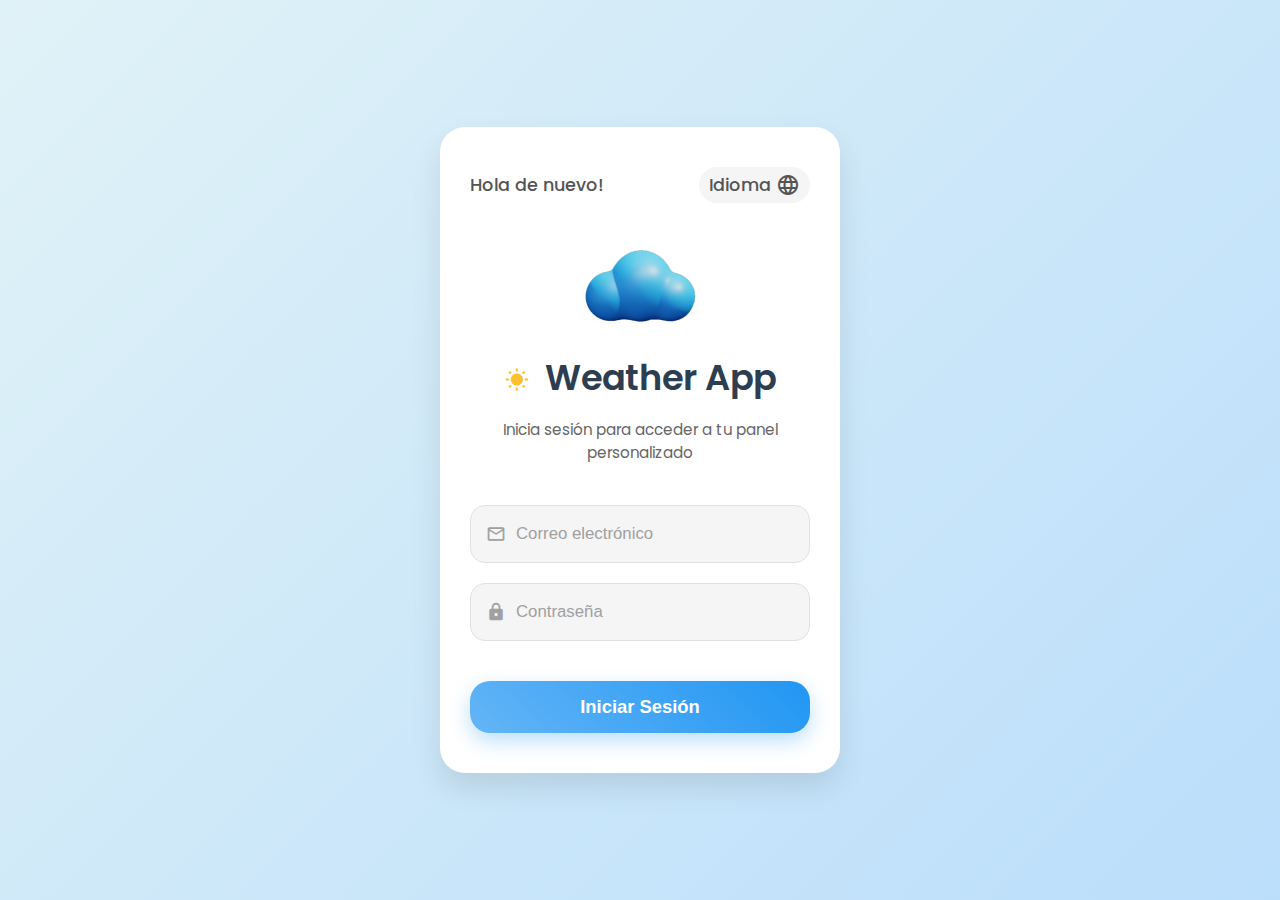
<file: index.html>
<!DOCTYPE html>
<html lang="es">
<head>
    <meta charset="UTF-8">
    <meta name="viewport" content="width=device-width, initial-scale=1.0">
    <title>Weather App - Inicio de Sesión</title>
    <link rel="stylesheet" href="style.css">
    <link href="https://fonts.googleapis.com/icon?family=Material+Icons" rel="stylesheet">
    <link href="https://fonts.googleapis.com/css2?family=Poppins:wght@300;400;600&display=swap" rel="stylesheet">
</head>
<body>
    <div class="container">
        <div class="header">
            <span class="greeting" id="greetingText">Hola de nuevo!</span>
            <div class="language-selector-wrapper">
                <div class="language-selector" id="languageSelector">
                    <span class="lang-text" id="langText">Idioma</span>
                    <span class="material-icons">language</span>
                </div>
                <div class="language-dropdown" id="languageDropdown">
                    <div class="lang-option" data-lang="en">English</div>
                    <div class="lang-option" data-lang="es">Español</div>
                </div>
            </div>
        </div>

        <div class="logo-section">
            <img src="icon_nube.png" alt="Icono de nube" class="cloud-image">
            <h1><span class="material-icons weather-icon">wb_sunny</span> Weather App</h1>
            <p id="taglineText">Inicia sesión para acceder a tu panel personalizado</p>
        </div>

        <div class="form-section">
            <div class="input-group">
                <span class="material-icons icon">mail_outline</span>
                <input type="email" placeholder="Correo electrónico" id="emailPlaceholder">
            </div>
            <div class="input-group">
                <span class="material-icons icon">lock</span>
                <input type="password" placeholder="Contraseña" id="passwordPlaceholder">
            </div>
            <button class="login-button" id="loginButton">Iniciar Sesión</button>
        </div>
    </div>

    <script src="script.js"></script>
</body>
</html>
</file>
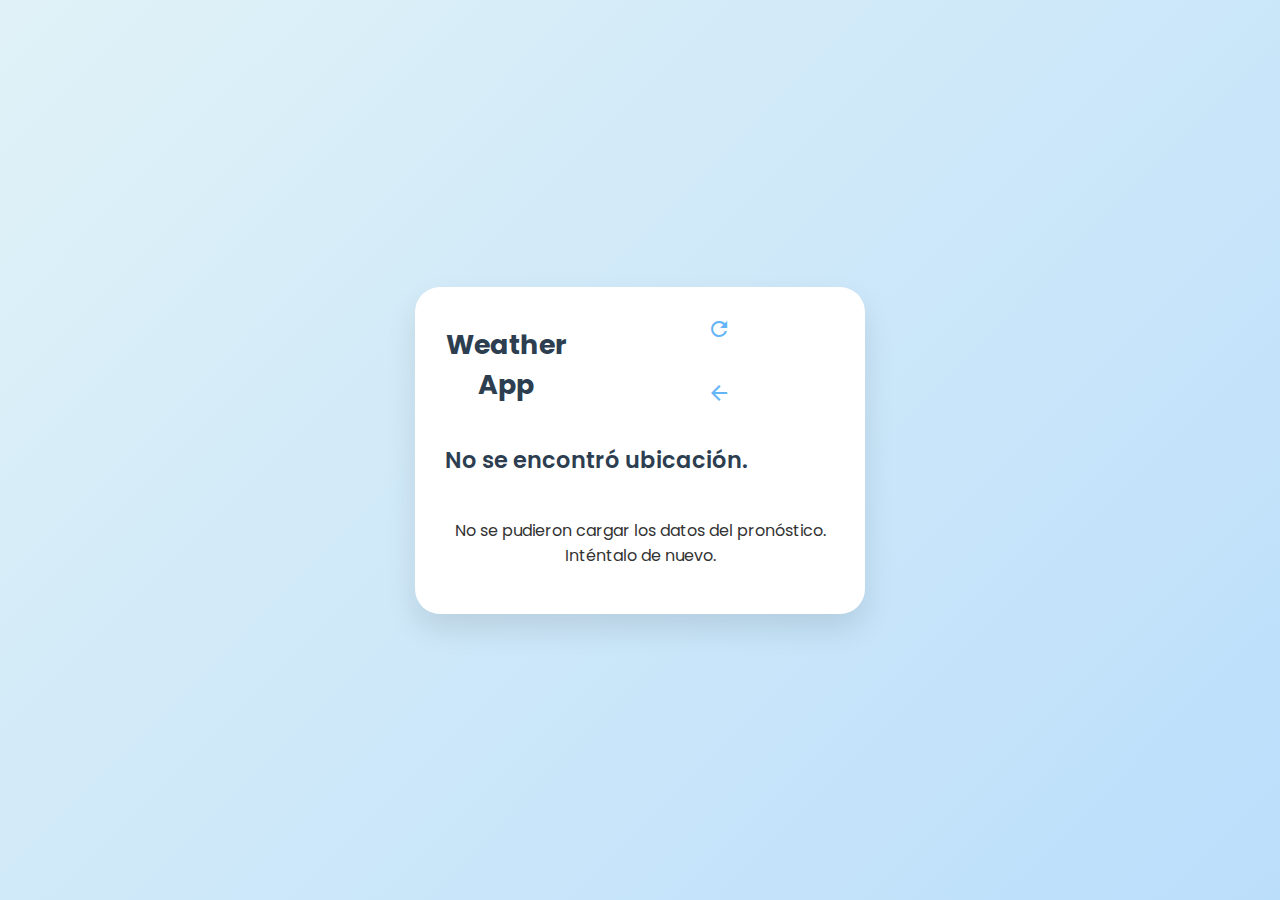
<file: forecast.html>
<!DOCTYPE html>
<html lang="es">
<head>
    <meta charset="UTF-8">
    <meta name="viewport" content="width=device-width, initial-scale=1.0">
    <title>Weather App - Pronóstico 5 Días</title>
    <link rel="stylesheet" href="style.css">
    <link href="https://fonts.googleapis.com/icon?family=Material+Icons" rel="stylesheet">
    <link href="https://fonts.googleapis.com/css2?family=Poppins:wght@300;400;600&display=swap" rel="stylesheet">
</head>
<body>
    <div class="weather-container">
        <div class="app-header">
            <span class="app-title">Weather App</span>
            <div class="header-icons">
                <span class="material-icons refresh-icon" id="refreshForecast">refresh</span>
                <span class="material-icons theme-toggle" id="themeToggleForecast">light_mode</span>
                <span class="material-icons back-arrow" id="backToWeather">arrow_back</span>
            </div>
        </div>

        <h2 class="section-title" id="forecastCityName">Cargando Ciudad...</h2>

        <div id="fiveDayForecastContent">
            </div>

    </div>
    <script src="forecast-script.js"></script>
</body>
</html>
</file>
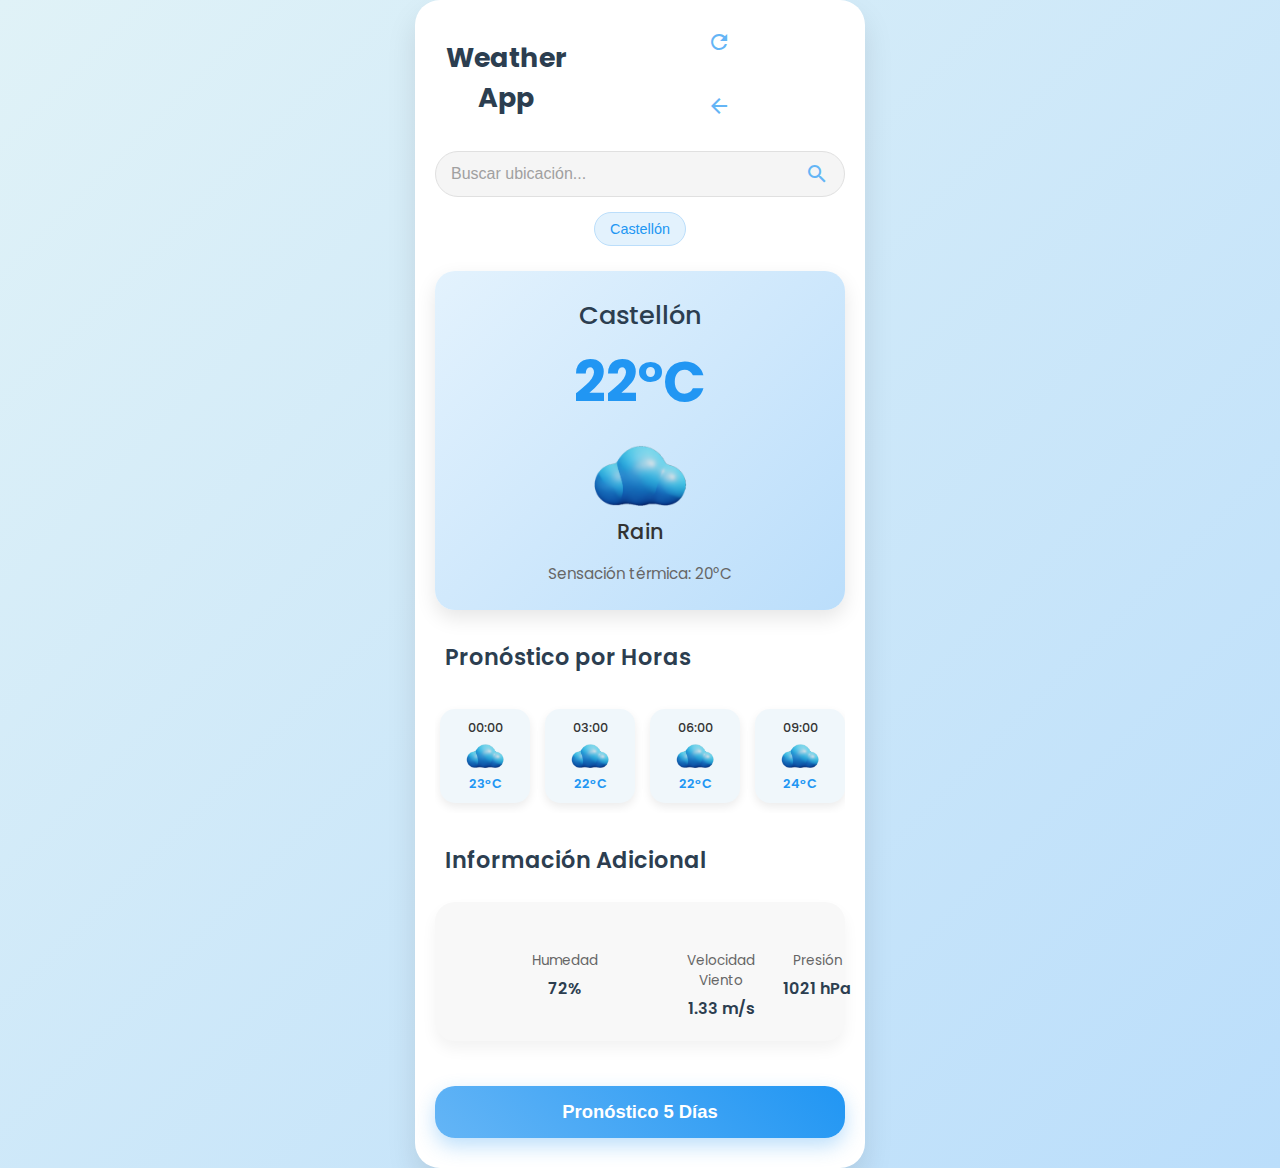
<file: weather.html>
<!DOCTYPE html>
<html lang="es">
<head>
    <meta charset="UTF-8">
    <meta name="viewport" content="width=device-width, initial-scale=1.0">
    <title>Weather App - Pronóstico</title>
    <link rel="stylesheet" href="style.css">
    <link href="https://fonts.googleapis.com/icon?family=Material+Icons" rel="stylesheet">
    <link href="https://fonts.googleapis.com/css2?family=Poppins:wght@300;400;600&display=swap" rel="stylesheet">
</head>
<body>
    <div class="weather-container">
        <div class="app-header">
            <span class="app-title">Weather App</span>
            <div class="header-icons">
                <span class="material-icons refresh-icon">refresh</span>
                <span class="material-icons theme-toggle" id="themeToggle">light_mode</span>
                <span class="material-icons back-arrow">arrow_back</span>
            </div>
        </div>

        <div class="search-section">
            <div class="search-input-group">
                <input type="text" id="citySearchInput" placeholder="Buscar ubicación...">
                <span class="material-icons search-icon" id="searchCityButton">search</span>
            </div>
            <div class="recent-cities-container" id="recentCitiesContainer">
            </div>
        </div>
        <div class="main-weather-card">
            <div class="location-temp">
                <span class="location-name">Castellón</span>
                <span class="current-temp">22°C</span>
            </div>
            <div class="weather-details">
                <img src="icon_nube.png" alt="Icono de clima" class="weather-icon-large">
                <span class="weather-description">Rain</span>
            </div>
            <div class="feels-like">
                Sensación térmica: 20°C
            </div>
        </div>

        <h2 class="section-title" id="hourlyForecastTitle">Pronóstico por Horas</h2>
        <div class="hourly-forecast-container">
            <div class="hourly-card">
                <span class="hourly-time">00:00</span>
                <img src="icon_nube.png" alt="Clima horario" class="hourly-icon">
                <span class="hourly-temp">23°C</span>
            </div>
            <div class="hourly-card">
                <span class="hourly-time">03:00</span>
                <img src="icon_nube.png" alt="Clima horario" class="hourly-icon">
                <span class="hourly-temp">22°C</span>
            </div>
            <div class="hourly-card">
                <span class="hourly-time">06:00</span>
                <img src="icon_nube.png" alt="Clima horario" class="hourly-icon">
                <span class="hourly-temp">22°C</span>
            </div>
            <div class="hourly-card">
                <span class="hourly-time">09:00</span>
                <img src="icon_nube.png" alt="Clima horario" class="hourly-icon">
                <span class="hourly-temp">24°C</span>
            </div>
            <div class="hourly-card">
                <span class="hourly-time">12:00</span>
                <img src="icon_nube.png" alt="Clima horario" class="hourly-icon">
                <span class="hourly-temp">25°C</span>
            </div>
        </div>

        <h2 class="section-title" id="additionalInfoTitle">Información Adicional</h2>
        <div class="additional-info-container">
            <div class="info-item">
                <span class="material-icons info-icon">water_drop</span>
                <span class="info-label">Humedad</span>
                <span class="info-value">72%</span>
            </div>
            <div class="info-item">
                <span class="material-icons info-icon">air</span>
                <span class="info-label">Velocidad Viento</span>
                <span class="info-value">1.33 m/s</span>
            </div>
            <div class="info-item">
                <span class="material-icons info-icon">speed</span>
                <span class="info-label">Presión</span>
                <span class="info-value">1021 hPa</span>
            </div>
        </div>

        <button class="login-button" id="fiveDayForecastButton">Pronóstico 5 Días</button>

    </div>
    <script src="weather-script.js"></script>
</body>
</html>
</file>
<file: style.css>
body {
    font-family: 'Poppins', sans-serif;
    margin: 0;
    padding: 0;
    display: flex;
    justify-content: center;
    align-items: center;
    min-height: 100vh;
    background: linear-gradient(135deg, #e0f2f7, #bbdefb);
    color: #333;
    overflow-x: hidden; /* Evita el scroll horizontal */
    transition: background-color 0.3s ease, color 0.3s ease; /* Suaviza la transición */

    /* Variables para el modo claro */
    --body-bg-gradient-start: #e0f2f7;
    --body-bg-gradient-end: #bbdefb;
    --text-color-primary: #333;
    --text-color-secondary: #555;
    --text-color-dark: #2c3e50;
    --text-color-light: #666;
    --card-bg-color: #ffffff;
    --card-shadow: rgba(0, 0, 0, 0.1);
    --header-icon-color: #64b5f6;
    --header-icon-hover-color: #2196f3;
    --input-group-bg: #f5f5f5;
    --input-group-border: #e0e0e0;
    --input-group-focus-border: #64b5f6;
    --input-group-focus-shadow: rgba(100, 181, 246, 0.2);
    --input-placeholder-color: #a0a0a0;
    --recent-city-button-bg: #e3f2fd;
    --recent-city-button-border: #bbdefb;
    --recent-city-button-text: #2196f3;
    --recent-city-button-hover-bg: #bbdefb;
    --recent-city-button-hover-text: #1976d2;
    --main-weather-card-bg-gradient-start: #e3f2fd;
    --main-weather-card-bg-gradient-end: #bbdefb;
    --hourly-card-bg: #f0f7fb;
    --hourly-card-shadow: rgba(0, 0, 0, 0.08);
    --hourly-temp-color: #2196f3;
    --additional-info-bg: #f8f8f8;
    --additional-info-shadow: rgba(0, 0, 0, 0.05);
    --scrollbar-track-color: #f0f7fb;
    --scrollbar-thumb-color: #bbdefb;
    --scrollbar-thumb-border-color: #f0f7fb;
    --scrollbar-thumb-hover-color: #90caf9;
}

/* Modo Oscuro */
body.dark-mode {
    background: linear-gradient(135deg, #2c3e50, #1a2b3c);
    color: #e0e0e0; /* Color de texto general en modo oscuro */

    --body-bg-gradient-start: #2c3e50;
    --body-bg-gradient-end: #1a2b3c;
    --text-color-primary: #e0e0e0;
    --text-color-secondary: #bbbbbb;
    --text-color-dark: #f0f0f0;
    --text-color-light: #aaaaaa;
    --card-bg-color: #2f4f6c;
    --card-shadow: rgba(0, 0, 0, 0.3);
    --header-icon-color: #90caf9;
    --header-icon-hover-color: #64b5f6;
    --input-group-bg: #3d5a73;
    --input-group-border: #4a6c84;
    --input-group-focus-border: #90caf9;
    --input-group-focus-shadow: rgba(144, 202, 249, 0.3);
    --input-placeholder-color: #bbbbbb;
    --recent-city-button-bg: #4a6c84;
    --recent-city-button-border: #6fa0bc;
    --recent-city-button-text: #e0f2f7;
    --recent-city-button-hover-bg: #6fa0bc;
    --recent-city-button-hover-text: #ffffff;
    --main-weather-card-bg-gradient-start: #3d5a73;
    --main-weather-card-bg-gradient-end: #4a6c84;
    --hourly-card-bg: #3d5a73;
    --hourly-card-shadow: rgba(0, 0, 0, 0.2);
    --hourly-temp-color: #90caf9;
    --additional-info-bg: #3d5a73;
    --additional-info-shadow: rgba(0, 0, 0, 0.2);
    --scrollbar-track-color: #3d5a73;
    --scrollbar-thumb-color: #6fa0bc;
    --scrollbar-thumb-border-color: #3d5a73;
    --scrollbar-thumb-hover-color: #90caf9;
}


/* Estilos para el contenedor de la primera pantalla (login) */
.container {
    background-color: var(--card-bg-color);
    border-radius: 25px;
    box-shadow: 0 15px 30px var(--card-shadow);
    padding: 40px 30px;
    width: 90%;
    max-width: 400px;
    text-align: center;
    box-sizing: border-box;
    position: relative;
    overflow: hidden;
    transition: background-color 0.3s ease, box-shadow 0.3s ease; /* Suaviza la transición */
}

.header {
    display: flex;
    justify-content: space-between;
    align-items: center;
    margin-bottom: 40px;
    color: var(--text-color-secondary);
    font-size: 1.1em;
    font-weight: 500;
    position: relative;
    transition: color 0.3s ease;
}

.language-selector-wrapper {
    position: relative;
    display: inline-block;
}

.language-selector {
    display: flex;
    align-items: center;
    cursor: pointer;
    padding: 5px 10px;
    border-radius: 20px;
    background-color: var(--input-group-bg);
    transition: background-color 0.3s ease;
    user-select: none;
}

.language-selector:hover {
    background-color: var(--input-group-border);
}

.lang-text {
    margin-right: 5px;
}

.language-dropdown {
    position: absolute;
    top: 100%;
    right: 0;
    background-color: var(--card-bg-color);
    border-radius: 10px;
    box-shadow: 0 5px 15px var(--card-shadow);
    min-width: 150px;
    z-index: 10;
    opacity: 0;
    visibility: hidden;
    transform: translateY(10px);
    transition: opacity 0.3s ease, transform 0.3s ease, visibility 0.3s ease, background-color 0.3s ease, box-shadow 0.3s ease;
}

.language-dropdown.show {
    opacity: 1;
    visibility: visible;
    transform: translateY(0);
}

.lang-option {
    padding: 10px 15px;
    cursor: pointer;
    text-align: left;
    color: var(--text-color-primary);
    font-size: 0.95em;
    transition: background-color 0.2s ease, color 0.3s ease;
}

.lang-option:first-child {
    border-top-left-radius: 10px;
    border-top-right-radius: 10px;
}

.lang-option:last-child {
    border-bottom-left-radius: 10px;
    border-bottom-right-radius: 10px;
}

.lang-option:hover {
    background-color: var(--recent-city-button-bg);
    color: var(--recent-city-button-text);
}

.logo-section {
    margin-bottom: 40px;
}

.cloud-image {
    width: 120px;
    height: auto;
    margin: 0 auto 20px;
    display: block;
}

.weather-icon {
    font-size: 1.2em;
    vertical-align: middle;
    margin-right: 8px;
    color: #fbc02d; /* Este color podría mantenerse constante o cambiarse si se desea un icono solar diferente en modo oscuro */
}

.logo-section h1 {
    font-size: 2.2em;
    margin-bottom: 10px;
    color: var(--text-color-dark);
    font-weight: 600;
    transition: color 0.3s ease;
}

.logo-section p {
    color: var(--text-color-light);
    font-size: 0.95em;
    line-height: 1.5;
    transition: color 0.3s ease;
}

.input-group {
    display: flex;
    align-items: center;
    background-color: var(--input-group-bg);
    border-radius: 15px;
    margin-bottom: 20px;
    padding: 10px 15px;
    border: 1px solid var(--input-group-border);
    transition: all 0.3s ease;
}

.input-group:focus-within {
    border-color: var(--input-group-focus-border);
    box-shadow: 0 0 0 3px var(--input-group-focus-shadow);
    background-color: var(--card-bg-color); /* Fondo blanco en focus para ambos modos */
}

.input-group .icon {
    color: var(--input-placeholder-color);
    margin-right: 10px;
    font-size: 20px;
    transition: color 0.3s ease;
}

.input-group input {
    border: none;
    outline: none;
    background: transparent;
    flex-grow: 1;
    padding: 8px 0;
    font-size: 1.05em;
    color: var(--text-color-primary);
    transition: color 0.3s ease;
}

.input-group input::placeholder {
    color: var(--input-placeholder-color);
    transition: color 0.3s ease;
}

.login-button {
    background: linear-gradient(45deg, #64b5f6, #2196f3);
    color: white;
    border: none;
    border-radius: 20px;
    padding: 15px 30px;
    font-size: 1.15em;
    font-weight: 600;
    cursor: pointer;
    width: 100%;
    margin-top: 20px;
    box-shadow: 0 8px 20px rgba(33, 150, 243, 0.3);
    transition: all 0.3s ease;
}

.login-button:hover {
    background: linear-gradient(45deg, #2196f3, #1976d2);
    box-shadow: 0 10px 25px rgba(33, 150, 243, 0.4);
    transform: translateY(-2px);
}

.login-button:active {
    transform: translateY(0);
    box-shadow: 0 5px 15px rgba(33, 150, 243, 0.3);
}

/* ----------------------------------------------------- */
/* ESTILOS PARA LA SEGUNDA INTERFAZ (weather.html) */
/* ----------------------------------------------------- */

.weather-container {
    background-color: var(--card-bg-color);
    border-radius: 25px;
    box-shadow: 0 15px 30px var(--card-shadow);
    padding: 30px 20px;
    width: 90%;
    max-width: 450px;
    text-align: center;
    box-sizing: border-box;
    display: flex;
    flex-direction: column;
    gap: 25px;
    transition: background-color 0.3s ease, box-shadow 0.3s ease;
}

.app-header {
    display: flex;
    justify-content: space-between;
    align-items: center;
    color: var(--text-color-secondary);
    font-size: 1.2em;
    font-weight: 600;
    transition: color 0.3s ease;
}

.app-title {
    color: var(--text-color-dark);
    font-size: 1.4em;
    font-weight: 700;
    transition: color 0.3s ease;
}

.header-icons span {
    font-size: 24px;
    color: var(--header-icon-color);
    margin-left: 15px;
    cursor: pointer;
    transition: color 0.3s ease;
}

.header-icons span:hover {
    color: var(--header-icon-hover-color);
}

/* Estilos para la nueva sección de búsqueda */
.search-section {
    width: 100%;
    display: flex;
    flex-direction: column;
    align-items: center;
    gap: 15px;
}

.search-input-group {
    display: flex;
    align-items: center;
    background-color: var(--input-group-bg);
    border-radius: 25px; /* Bordes más redondeados para la barra de búsqueda */
    padding: 8px 15px;
    border: 1px solid var(--input-group-border);
    width: 100%;
    box-sizing: border-box;
    transition: all 0.3s ease;
}

.search-input-group:focus-within {
    border-color: var(--input-group-focus-border);
    box-shadow: 0 0 0 3px var(--input-group-focus-shadow);
    background-color: var(--card-bg-color); /* Fondo blanco en focus para ambos modos */
}

#citySearchInput {
    border: none;
    outline: none;
    background: transparent;
    flex-grow: 1;
    padding: 5px 0;
    font-size: 1em;
    color: var(--text-color-primary);
    transition: color 0.3s ease;
}

#citySearchInput::placeholder {
    color: var(--input-placeholder-color);
    transition: color 0.3s ease;
}

.search-icon {
    color: var(--header-icon-color);
    cursor: pointer;
    font-size: 24px;
    margin-left: 10px;
    transition: color 0.3s ease;
}

.search-icon:hover {
    color: var(--header-icon-hover-color);
}

.recent-cities-container {
    display: flex;
    gap: 10px;
    justify-content: center;
    flex-wrap: wrap; /* Permite que los botones salten de línea */
}

.recent-city-button {
    background-color: var(--recent-city-button-bg);
    color: var(--recent-city-button-text);
    border: 1px solid var(--recent-city-button-border);
    border-radius: 20px;
    padding: 8px 15px;
    font-size: 0.9em;
    cursor: pointer;
    transition: all 0.3s ease;
    white-space: nowrap; /* Evita que el texto del botón se rompa */
}

.recent-city-button:hover {
    background-color: var(--recent-city-button-hover-bg);
    color: var(--recent-city-button-hover-text);
    box-shadow: 0 2px 5px rgba(33, 150, 243, 0.2);
}


.main-weather-card {
    background: linear-gradient(135deg, var(--main-weather-card-bg-gradient-start), var(--main-weather-card-bg-gradient-end));
    border-radius: 20px;
    padding: 25px;
    box-shadow: 0 8px 20px var(--card-shadow);
    display: flex;
    flex-direction: column;
    align-items: center;
    gap: 15px;
    transition: background 0.3s ease, box-shadow 0.3s ease;
}

.location-temp {
    display: flex;
    flex-direction: column;
    align-items: center;
    gap: 5px;
}

.location-name {
    font-size: 1.6em;
    font-weight: 500;
    color: var(--text-color-dark);
    transition: color 0.3s ease;
}

.current-temp {
    font-size: 3.5em;
    font-weight: 700;
    color: var(--header-icon-hover-color); /* Usar un color que contraste bien */
    transition: color 0.3s ease;
}

.weather-details {
    display: flex;
    flex-direction: column;
    align-items: center;
}

.weather-icon-large {
    width: 100px;
    height: auto;
    margin-bottom: 5px;
}

.weather-description {
    font-size: 1.3em;
    font-weight: 500;
    color: var(--text-color-primary);
    text-transform: capitalize;
    transition: color 0.3s ease;
}

.feels-like {
    font-size: 0.95em;
    color: var(--text-color-light);
    transition: color 0.3s ease;
}

.section-title {
    font-size: 1.4em;
    font-weight: 600;
    color: var(--text-color-dark);
    text-align: left;
    width: 100%;
    margin-bottom: 0;
    margin-top: 5px;
    padding-left: 10px;
    box-sizing: border-box;
    transition: color 0.3s ease;
}

.hourly-forecast-container {
    display: flex;
    overflow-x: auto;
    gap: 15px;
    padding: 10px 5px;
    -webkit-overflow-scrolling: touch;
    /* Comentar estas líneas para que la barra sea visible, o eliminarlas */
    /* scrollbar-width: none; */
    /* -ms-overflow-style: none; */
}

/* Estilos personalizados para la barra de desplazamiento en navegadores WebKit (Chrome, Safari, Edge) */
.hourly-forecast-container::-webkit-scrollbar {
    height: 8px; /* Altura de la barra de desplazamiento horizontal */
    background-color: var(--scrollbar-track-color); /* Color del fondo de la barra, similar al de las tarjetas o contenedor */
    border-radius: 10px; /* Bordes redondeados para la barra */
    transition: background-color 0.3s ease;
}

.hourly-forecast-container::-webkit-scrollbar-thumb {
    background-color: var(--scrollbar-thumb-color); /* Color del "pulgar" (la parte arrastrable) */
    border-radius: 10px; /* Bordes redondeados para el pulgar */
    border: 2px solid var(--scrollbar-thumb-border-color); /* Pequeño borde para que no se pegue al borde de la pista */
    transition: background-color 0.3s ease, border-color 0.3s ease;
}

.hourly-forecast-container::-webkit-scrollbar-thumb:hover {
    background-color: var(--scrollbar-thumb-hover-color); /* Color al pasar el ratón por encima del pulgar */
}

/* Opcional: Estilos para Firefox (si deseas una personalización más allá del 'auto') */
/* Nota: Firefox no soporta la personalización tan avanzada como WebKit,
   'scrollbar-color' permite cambiar el color del pulgar y la pista. */
.hourly-forecast-container {
    scrollbar-color: var(--scrollbar-thumb-color) var(--scrollbar-track-color); /* color-pulgar color-pista para Firefox */
    scrollbar-width: thin; /* 'auto', 'thin', o 'none' para Firefox */
    transition: scrollbar-color 0.3s ease;
}


.hourly-card {
    flex: 0 0 80px; /* Reducir el ancho fijo de cada tarjeta, por ejemplo, a 80px */
    background-color: var(--hourly-card-bg);
    border-radius: 15px;
    padding: 10px 5px; /* Reducir el padding para que el contenido tenga menos espacio */
    box-shadow: 0 4px 10px var(--hourly-card-shadow);
    display: flex;
    flex-direction: column;
    align-items: center;
    gap: 5px; /* Reducir el espacio entre elementos dentro de la tarjeta */
    color: var(--text-color-primary);
    font-size: 0.8em; /* Reducir el tamaño de la fuente para que quepa mejor */
    font-weight: 500;
    transition: background-color 0.3s ease, box-shadow 0.3s ease, color 0.3s ease;
}

.hourly-icon {
    width: 40px; /* Reducir el tamaño del icono, por ejemplo, a 40px */
    height: auto;
}

.hourly-temp {
    font-size: 1em; /* Ajustar el tamaño de la fuente de la temperatura */
    font-weight: 600;
    color: var(--hourly-temp-color);
    transition: color 0.3s ease;
}


.additional-info-container {
    display: flex;
    justify-content: space-around;
    align-items: flex-start;
    background: var(--additional-info-bg);
    border-radius: 20px;
    padding: 20px 10px;
    box-shadow: 0 8px 15px var(--additional-info-shadow);
    transition: background-color 0.3s ease, box-shadow 0.3s ease;
}

.info-item {
    display: flex;
    flex-direction: column;
    align-items: center;
    gap: 5px;
    flex: 1;
}

.info-icon {
    font-size: 30px;
    color: var(--header-icon-color);
    transition: color 0.3s ease;
}

.info-label {
    font-size: 0.85em;
    color: var(--text-color-light);
    text-align: center;
    transition: color 0.3s ease;
}

.info-value {
    font-size: 1.0em;
    font-weight: 600;
    color: var(--text-color-dark);
    text-align: center;
    transition: color 0.3s ease;
}

@media (max-width: 600px) {
    .container, .weather-container {
        border-radius: 0;
        height: 100vh;
        width: 100%;
        box-shadow: none;
        padding: 30px 20px;
    }
    body {
        align-items: flex-start;
    }

    .app-header {
        font-size: 1em;
    }

    .app-title {
        font-size: 1.2em;
    }

    .header-icons span {
        font-size: 20px;
        margin-left: 10px;
    }

    .current-temp {
        font-size: 3em;
    }

    .weather-icon-large {
        width: 80px;
    }

    .weather-description {
        font-size: 1.1em;
    }

    .section-title {
        font-size: 1.2em;
    }

    .hourly-card {
        flex: 0 0 70px; /* Un poco más pequeño para móviles si es necesario */
        padding: 8px 4px;
        font-size: 0.75em;
    }

    .hourly-icon {
        width: 35px; /* Iconos más pequeños en móvil */
    }

    .hourly-temp {
        font-size: 0.9em;
    }

    .info-icon {
        font-size: 24px;
    }

    .info-label {
        font-size: 0.8em;
    }

    .info-value {
        font-size: 0.9em;
    }
}
</file>
